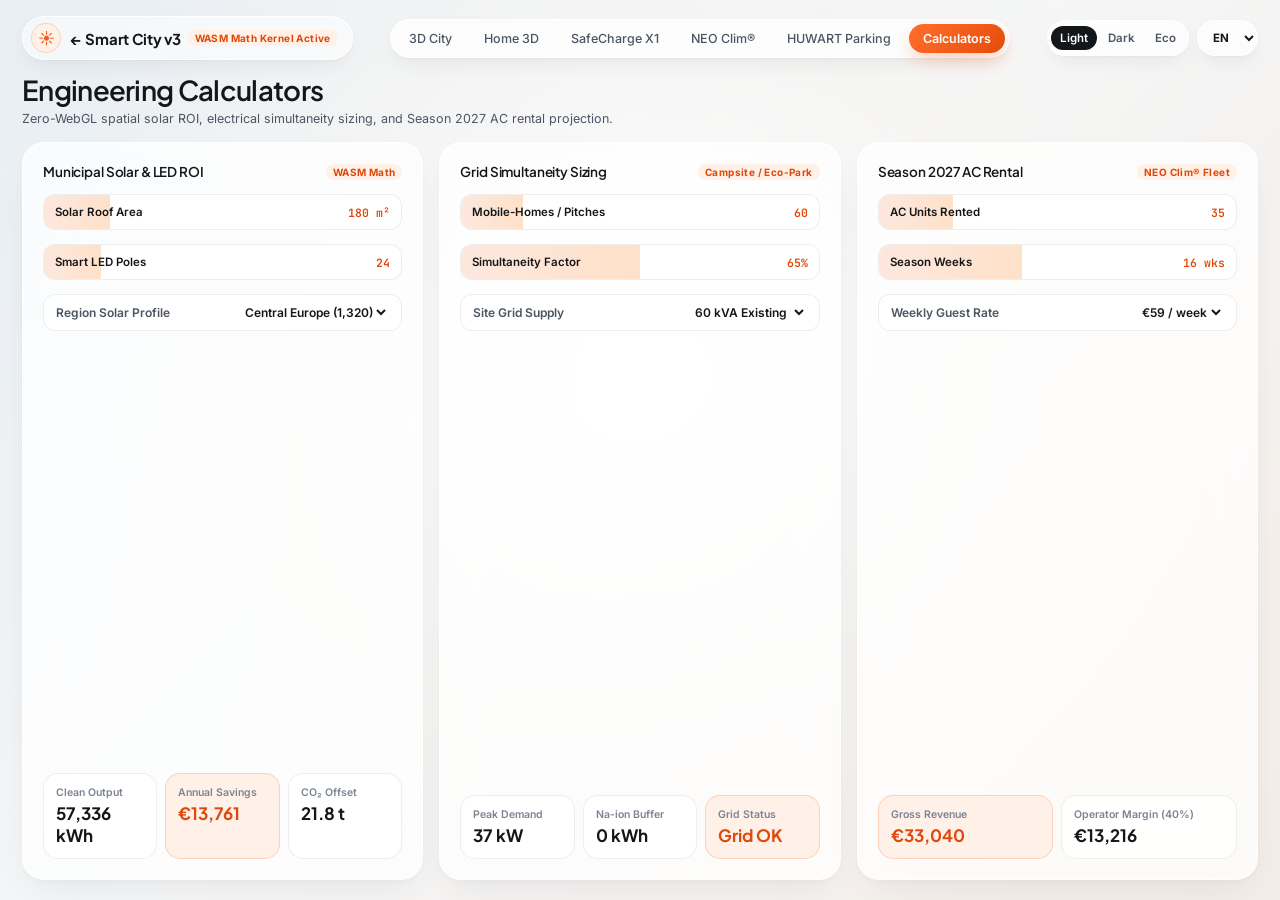
<file: calculator.html>
<!DOCTYPE html>
<html lang="en" data-theme="light">
<head>
  <meta charset="UTF-8" />
  <meta name="viewport" content="width=device-width, initial-scale=1.0" />
  <title>NEO Smart-City v3 — Engineering Calculators</title>
  <link rel="preconnect" href="https://fonts.googleapis.com" />
  <link rel="preconnect" href="https://fonts.gstatic.com" crossorigin />
  <link href="https://fonts.googleapis.com/css2?family=Inter:wght@400;500;600;700&family=JetBrains+Mono:wght@500;600;700&family=Plus+Jakarta+Sans:wght@500;600;700;800&display=swap" rel="stylesheet" />
  <link rel="stylesheet" href="css/styles.css" />
</head>
<body>
  <div class="studio-shell">
    <header class="top-nav-row">
      <a href="index.html" class="brand-lockup">
        <span class="brand-sun-icon">☀</span>
        <span class="brand-title-wrap">
          <span class="brand-name">← Smart City v3</span>
          <span class="brand-v3-pill" id="calc-wasm-badge">WASM Kernel</span>
        </span>
      </a>

      <nav class="nav-pills-wrap" aria-label="Ecosystem Navigation">
        <a href="index.html" class="nav-pill-btn">3D City</a>
        <a href="home-studio.html" class="nav-pill-btn">Home 3D</a>
        <a href="charger-studio.html" class="nav-pill-btn">SafeCharge X1</a>
        <a href="ac-studio.html" class="nav-pill-btn">NEO Clim®</a>
        <a href="parking-studio.html" class="nav-pill-btn">HUWART Parking</a>
        <a href="calculator.html" class="nav-pill-btn active">Calculators</a>
      </nav>

      <div class="top-right-cluster">
        <div class="pill-toggle-group">
          <button type="button" class="mini-seg-btn active" data-theme-btn="light" data-i18n="themeLight">Light</button>
          <button type="button" class="mini-seg-btn" data-theme-btn="dark" data-i18n="themeDark">Dark</button>
          <button type="button" class="mini-seg-btn" data-theme-btn="eco" data-i18n="themeEco">Eco</button>
        </div>
        <select id="lang-select" class="lang-pill-select" aria-label="Language">
          <option value="en" selected>EN</option><option value="fr">FR</option><option value="ru">RU</option><option value="bg">BG</option><option value="ro">RO</option>
        </select>
      </div>
    </header>

    <div>
      <h1 class="hero-title">Engineering Calculators</h1>
      <p class="hero-subtitle">Zero-WebGL spatial solar ROI, electrical simultaneity sizing, and Season 2027 AC rental projection.</p>
    </div>

    <section class="calc-grid">
      <article class="glass-card calc-card">
        <div class="card-header">
          <h2 class="card-title">Municipal Solar &amp; LED ROI</h2>
          <span class="brand-v3-pill">WASM Math</span>
        </div>

        <div class="roi-slider-row">
          <div class="roi-slider-fill" id="bar-m-roof"></div>
          <span class="roi-slider-lbl">Solar Roof Area</span>
          <span class="roi-slider-val" id="val-m-roof">180 m²</span>
          <input class="roi-slider-input" id="m-roof" type="range" min="40" max="800" step="10" value="180" />
        </div>

        <div class="roi-slider-row">
          <div class="roi-slider-fill" id="bar-m-poles"></div>
          <span class="roi-slider-lbl">Smart LED Poles</span>
          <span class="roi-slider-val" id="val-m-poles">24</span>
          <input class="roi-slider-input" id="m-poles" type="range" min="0" max="150" step="2" value="24" />
        </div>

        <label class="calc-select-row">
          <span>Region Solar Profile</span>
          <select id="m-sun">
            <option value="1650">South Europe (1,650)</option>
            <option value="1320" selected>Central Europe (1,320)</option>
            <option value="1050">North Europe (1,050)</option>
          </select>
        </label>

        <div class="calc-outputs-row">
          <div class="calc-kpi-box"><span class="calc-kpi-lbl">Clean Output</span><span class="calc-kpi-val" id="out-m-kwh">57,336 kWh</span></div>
          <div class="calc-kpi-box highlight"><span class="calc-kpi-lbl">Annual Savings</span><span class="calc-kpi-val" id="out-m-eur">€13,761</span></div>
          <div class="calc-kpi-box"><span class="calc-kpi-lbl">CO₂ Offset</span><span class="calc-kpi-val" id="out-m-co2">21.8 t</span></div>
        </div>
      </article>

      <article class="glass-card calc-card">
        <div class="card-header">
          <h2 class="card-title">Grid Simultaneity Sizing</h2>
          <span class="brand-v3-pill">Campsite / Eco-Park</span>
        </div>

        <div class="roi-slider-row">
          <div class="roi-slider-fill" id="bar-s-units"></div>
          <span class="roi-slider-lbl">Mobile-Homes / Pitches</span>
          <span class="roi-slider-val" id="val-s-units">60</span>
          <input class="roi-slider-input" id="s-units" type="range" min="10" max="300" step="5" value="60" />
        </div>

        <div class="roi-slider-row">
          <div class="roi-slider-fill" id="bar-s-factor"></div>
          <span class="roi-slider-lbl">Simultaneity Factor</span>
          <span class="roi-slider-val" id="val-s-factor">65%</span>
          <input class="roi-slider-input" id="s-factor" type="range" min="30" max="100" step="5" value="65" />
        </div>

        <label class="calc-select-row">
          <span>Site Grid Supply</span>
          <select id="s-grid">
            <option value="36">36 kVA Existing</option>
            <option value="60" selected>60 kVA Existing</option>
            <option value="120">120 kVA Existing</option>
          </select>
        </label>

        <div class="calc-outputs-row">
          <div class="calc-kpi-box"><span class="calc-kpi-lbl">Peak Demand</span><span class="calc-kpi-val" id="out-s-peak">37 kW</span></div>
          <div class="calc-kpi-box"><span class="calc-kpi-lbl">Na-ion Buffer</span><span class="calc-kpi-val" id="out-s-buffer">0 kWh</span></div>
          <div class="calc-kpi-box highlight"><span class="calc-kpi-lbl">Grid Status</span><span class="calc-kpi-val" id="out-s-status">Grid OK</span></div>
        </div>
      </article>

      <article class="glass-card calc-card">
        <div class="card-header">
          <h2 class="card-title">Season 2027 AC Rental</h2>
          <span class="brand-v3-pill">NEO Clim® Fleet</span>
        </div>

        <div class="roi-slider-row">
          <div class="roi-slider-fill" id="bar-r-units"></div>
          <span class="roi-slider-lbl">AC Units Rented</span>
          <span class="roi-slider-val" id="val-r-units">35</span>
          <input class="roi-slider-input" id="r-units" type="range" min="5" max="150" step="5" value="35" />
        </div>

        <div class="roi-slider-row">
          <div class="roi-slider-fill" id="bar-r-weeks"></div>
          <span class="roi-slider-lbl">Season Weeks</span>
          <span class="roi-slider-val" id="val-r-weeks">16 wks</span>
          <input class="roi-slider-input" id="r-weeks" type="range" min="8" max="28" step="1" value="16" />
        </div>

        <label class="calc-select-row">
          <span>Weekly Guest Rate</span>
          <select id="r-rate">
            <option value="49">€49 / week</option>
            <option value="59" selected>€59 / week</option>
            <option value="69">€69 / week</option>
          </select>
        </label>

        <div class="calc-outputs-row">
          <div class="calc-kpi-box highlight"><span class="calc-kpi-lbl">Gross Revenue</span><span class="calc-kpi-val" id="out-r-gross">€33,040</span></div>
          <div class="calc-kpi-box"><span class="calc-kpi-lbl">Operator Margin (40%)</span><span class="calc-kpi-val" id="out-r-margin">€13,216</span></div>
        </div>
      </article>
    </section>
  </div>
  <script type="module" src="js/calculator-page.js"></script>
</body>
</html>
</file>
<file: css/styles.css>
@import url('./tokens.css');
@import url('./layout.css');
@import url('./widgets.css');
@import url('./subpages.css');
</file>
